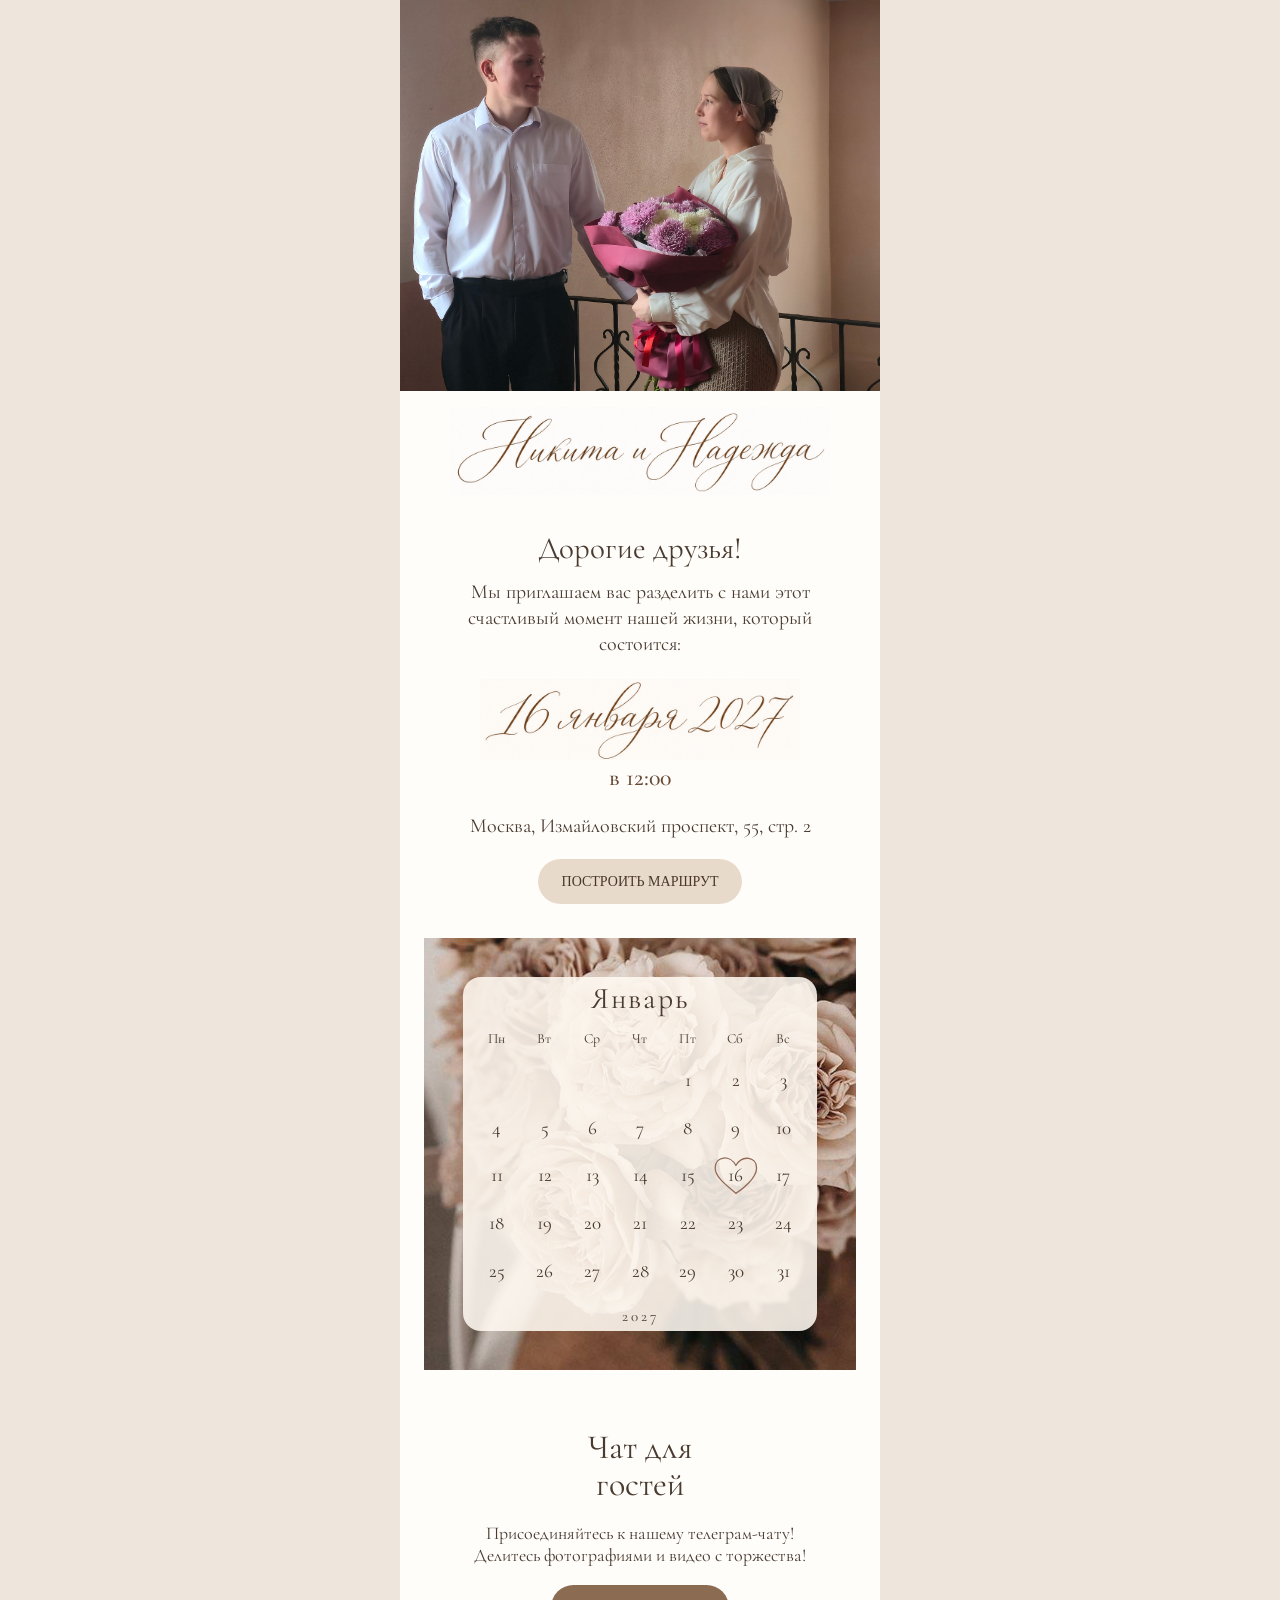
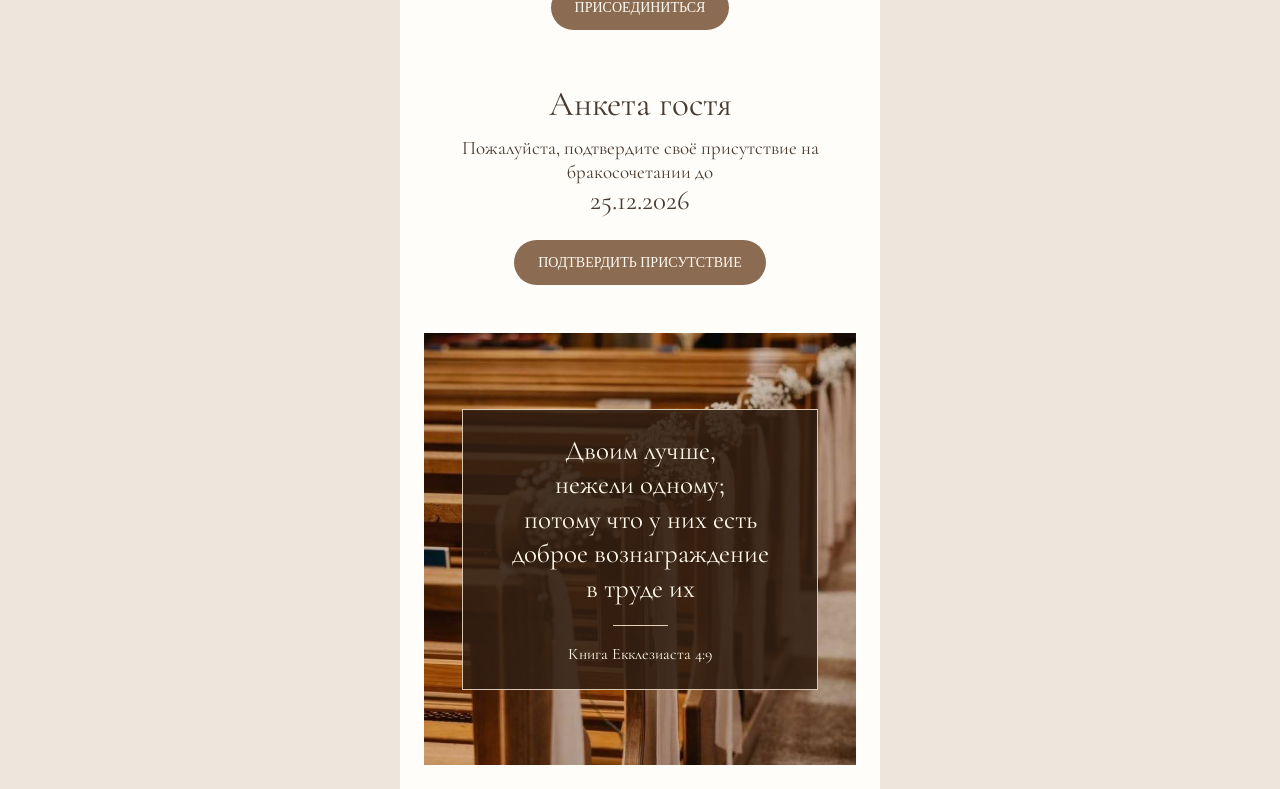
<file: index.html>
<!doctype html>
<html lang="ru"><link rel="icon" type="image/svg+xml" href="./favicon.svg?v=1"><meta property="og:type" content="website">
<meta property="og:locale" content="ru_RU">
<meta property="og:site_name" content="Наше свадебное приглашение">

<meta property="og:title"
      content="Никита и Надежда ♡ 16 января 2027">

<meta property="og:description"
      content="Дорогие друзья! Будем счастливы разделить этот день с вами. Москва · 12:00">

<meta property="og:url"
      content="https://tsar-zi.github.io/nikita-nadya/">

<meta property="og:image"
      content="https://tsar-zi.github.io/nikita-nadya/assets/couple-full.jpg">

<meta property="og:image:alt"
      content="Никита и Надежда"><head><meta charset="utf-8"><meta name="viewport" content="width=device-width,initial-scale=1"><meta name="theme-color" content="#f5eadf"><meta name="description" content="Приглашение на бракосочетание Никиты и Надежды. 16 января 2027 года, Москва."><title>Никита и Надежда · 16.01.2027</title><link rel="stylesheet" href="style.css"></head>
<body><main>
<header class="hero"><div class="photo-frame hero-photo"><img src="assets/couple-full.jpg" alt="Никита и Надежда" width="1536" height="2048"></div><div class="names hero-names"><h1 class="artwork-title"><img class="calligraphy-art names-art" src="assets/names-calligraphy.svg" alt="Никита и Надежда" width="1004" height="235"></h1></div></header>
<section class="intro reveal"><h2 id="greeting">Дорогие друзья!</h2><p>Мы приглашаем вас разделить с нами этот счастливый момент нашей жизни, который состоится:</p><p class="date wedding-date"><img class="calligraphy-art date-art" src="assets/date-calligraphy.svg" alt="16 января 2027" width="850" height="215"><span>в 12:00</span></p><p class="address">Москва, Измайловский проспект, 55, стр. 2</p><a class="button outline" target="_blank" rel="noopener" href="https://yandex.ru/maps/?text=Москва%2C%20Измайловский%20проспект%2C%2055%2C%20стр.%202">Построить маршрут </a></section>
<section class="calendar-section reveal" aria-label="Январь 2027, свадьба 16 числа"><div class="calendar"><h2>Январь</h2><div class="week"><span>Пн</span><span>Вт</span><span>Ср</span><span>Чт</span><span>Пт</span><span>Сб</span><span>Вс</span></div><div id="days" class="days"></div><p class="year">2027</p></div></section>
<section class="chat reveal"><h2>Чат для<br>гостей</h2><p>Присоединяйтесь к нашему телеграм-чату!<br>Делитесь фотографиями и видео с торжества!</p><a class="button" href="https://t.me/+MTo1TxgeQJpiOGNi" target="_blank" rel="noopener">Присоединиться</a></section>
<section class="rsvp reveal" id="rsvp"><h2>Анкета гостя</h2><p>Пожалуйста, подтвердите своё присутствие на бракосочетании до<br><span class="date">25.12.2026</span></p><details class="rsvp-details"><summary class="button">Подтвердить присутствие</summary><div id="form-host"><form id="preview-form"><label>Ваше имя и фамилия<input name="name" autocomplete="name" placeholder="Например, Иван Иванов" maxlength="150" required></label><fieldset><legend>Вы сможете присутствовать на торжестве?</legend><label class="radio"><input type="radio" name="attend" value="Да, с радостью" required> Да, с радостью</label><label class="radio"><input type="radio" name="attend" value="К сожалению, не смогу"> К сожалению, не смогу</label></fieldset><div id="additional-guests" hidden><p>Дополнительные гости</p><p class="guest-hint">Если придёте не один, впишите каждого по имени и фамилии</p><div id="guest-list"></div><button type="button" id="add-guest" class="button outline">Добавить гостя</button></div><button class="button" type="submit">Отправить</button><p id="form-status" role="status" class="form-note">Приём ответов ещё не подключён.</p></form></div></details></section>
<footer class="verse-photo"><div class="verse-panel"><blockquote>Двоим лучше,<br>нежели одному;<br>потому что у них есть<br>доброе вознаграждение<br>в труде их</blockquote><p class="verse-source">Книга Екклезиаста 4:9</p></div></footer></main><script src="config.js"></script><script src="script.js"></script></body></html>
</file>
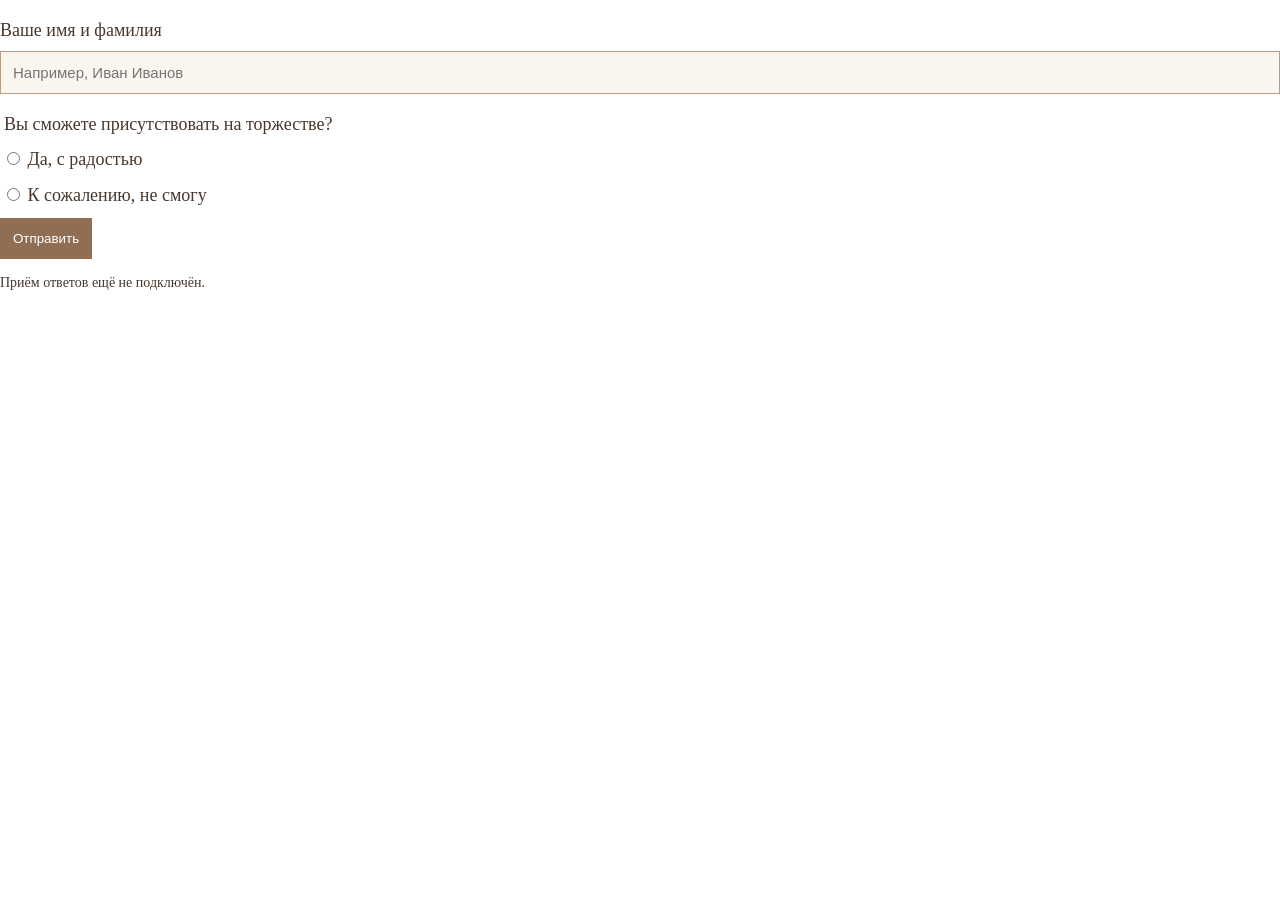
<file: google-apps-script/Form.html>
<!doctype html><html lang="ru"><head><base target="_top"><meta name="viewport" content="width=device-width,initial-scale=1"><style>body{margin:0;color:#49372c;font:18px/1.4 Georgia}label{display:block;margin:18px 0}input:not([type=radio]){box-sizing:border-box;width:100%;padding:12px;margin-top:8px;border:1px solid #b89c83;background:#faf5ef;font:15px Arial}fieldset{border:0;padding:0}fieldset label{margin:10px 0}button{padding:13px;border:0;background:#906e54;color:white;cursor:pointer}.guest-row{display:flex;gap:6px}.guest-row button{background:transparent;color:#49372c}.guest-hint,#form-status{font-size:14px}#additional-guests[hidden]{display:none}</style></head><body><form id="preview-form"><label>Ваше имя и фамилия<input name="name" autocomplete="name" placeholder="Например, Иван Иванов" maxlength="150" required></label><fieldset><legend>Вы сможете присутствовать на торжестве?</legend><label class="radio"><input type="radio" name="attend" value="Да, с радостью" required> Да, с радостью</label><label class="radio"><input type="radio" name="attend" value="К сожалению, не смогу"> К сожалению, не смогу</label></fieldset><div id="additional-guests" hidden><p>Дополнительные гости</p><p class="guest-hint">Если придёте не один, впишите каждого по имени и фамилии</p><div id="guest-list"></div><button type="button" id="add-guest" class="button outline">Добавить гостя</button></div><button class="button" type="submit">Отправить</button><p id="form-status" role="status" class="form-note">Приём ответов ещё не подключён.</p></form><script>const preview=document.querySelector('#preview-form');
if(preview){
 const group=preview.querySelector('#additional-guests'),list=preview.querySelector('#guest-list'),add=preview.querySelector('#add-guest');
 preview.addEventListener('change',()=>{group.hidden=preview.elements.attend.value!=='Да, с радостью';list.querySelectorAll('input').forEach(i=>i.disabled=group.hidden)});
 add.addEventListener('click',()=>{if(list.children.length>=12)return;const row=document.createElement('label');row.className='guest-row';const input=document.createElement('input');input.name='guests';input.placeholder='Имя и фамилия';input.maxLength=150;input.required=true;input.setAttribute('aria-label','Имя и фамилия дополнительного гостя');const remove=document.createElement('button');remove.type='button';remove.textContent='Удалить';remove.addEventListener('click',()=>{row.remove();add.disabled=false});row.append(input,remove);list.append(row);add.disabled=list.children.length>=12;input.focus()});
}

preview.addEventListener('submit',e=>{e.preventDefault();const button=preview.querySelector('button[type=submit]'),status=document.querySelector('#form-status');button.disabled=true;status.textContent='Сохраняем ответ…';const fd=new FormData(preview);google.script.run.withSuccessHandler(()=>{status.textContent='Спасибо! Ваш ответ получен.';button.disabled=false;window.top.postMessage({type:'wedding-rsvp-saved'},'https://tsar-zi.github.io')}).withFailureHandler(()=>{status.textContent='Не удалось подтвердить сохранение. Попробуйте ещё раз или свяжитесь с молодожёнами.';button.disabled=false}).submitRsvp({name:fd.get('name'),attend:fd.get('attend'),guests:fd.getAll('guests')})});</script></body></html>
</file>
<file: style.css>
@import url('https://fonts.googleapis.com/css2?family=Cormorant+Garamond:wght@400;500;600&family=Marck+Script&display=swap');
:root{--paper:#fffdfa;--ink:#493b30;--muted:#a18872;--coffee:#a68a70}*{box-sizing:border-box}body{margin:0;background:#eee5dc;color:var(--ink);font:20px/1.26 'Cormorant Garamond',Georgia,serif}main{width:100%;max-width:480px;margin:auto;background:var(--paper);overflow:hidden}h1,h2,p{margin:0}h2{font-size:35px;font-weight:400;line-height:1.08;margin:0 0 18px}.hero{padding:0}.hero img{display:block;width:100%;height:auto;aspect-ratio:1.27;object-fit:cover;object-position:50% 54%}.names{padding:19px 8px 0;text-align:center}.names h1{font:40px/1.25 'Marck Script',cursive;white-space:nowrap;font-weight:400}section{position:relative;padding:34px 43px;text-align:center}.intro{padding:36px 52px 26px}.intro h2{font-size:31px;margin-bottom:14px}.intro p{font-size:20px;line-height:1.3}.intro .date,.date{font-size:27px;line-height:1.25}.intro:after,.chat:after{content:'';position:absolute;width:1px;height:110px;background:#806e5f;right:16px;top:20px}.calendar-section{padding:6px 36px 42px}.calendar-section:after{content:'';position:absolute;width:1px;height:110px;background:#806e5f;left:20px;bottom:0}.calendar{position:relative;padding:53px 27px 36px;background:linear-gradient(#59402c42,#59402c65),url('assets/couple.png') center 42%/cover}.calendar:before{content:'';position:absolute;inset:47px 26px 29px;border-radius:20px;background:#fff9efcc;backdrop-filter:blur(3px)}.calendar>*{position:relative}.calendar h2{font-size:23px;letter-spacing:.07em;margin:3px 0 22px}.week,.days{display:grid;grid-template-columns:repeat(7,1fr);gap:5px;margin:0 12px}.week{font-size:12px;letter-spacing:.05em;margin-bottom:10px}.days span{display:grid;place-items:center;aspect-ratio:1;font-size:15px;position:relative}.days .selected:after{content:'♡';position:absolute;font:49px/1 Georgia;color:#9b675c;top:-9px;left:-8px;transform:rotate(-18deg)}.year{font-size:12px;letter-spacing:.2em;margin-top:17px}.location{padding:24px 40px 33px}.location p{font-size:24px;line-height:1.25;margin-bottom:20px}.button{display:inline-block;max-width:100%;border:0;border-radius:30px;background:var(--coffee);color:#fffdfa;padding:13px 24px;text-transform:uppercase;text-decoration:none;font:12px/1.4 Georgia,serif;cursor:pointer}.button:hover{background:#8e7158}.outline{background:#ece1d5;color:var(--ink);font-size:13px}.button:focus-visible,input:focus-visible,textarea:focus-visible{outline:2px solid #7c5a3d;outline-offset:3px}.program{padding:28px 36px 39px}.program h2{font-weight:500}.timeline{text-align:left;border-left:1px solid #d4c5b7;margin:25px 0 0 19px;padding:0 0 20px 24px;position:relative}.timeline:before{content:'';position:absolute;width:10px;height:10px;border:1px solid #b09b86;border-radius:50%;background:var(--paper);left:-6px;top:9px}.timeline span{font-size:31px}.timeline p{font-size:24px;margin-top:5px}.chat{padding:30px 45px}.chat p{font-size:18px;line-height:1.25;margin:0 0 18px}.chat h2{font-size:34px}.chat:after{height:90px;top:85px}.rsvp{padding:26px 39px 20px}.rsvp>p{font-size:19px}.rsvp h2{margin-bottom:12px}.rsvp .date{font-size:27px}form{text-align:left;margin-top:22px;font-size:17px}label{display:block;margin:18px 0}input:not([type=radio]),textarea{box-sizing:border-box;display:block;width:100%;margin-top:7px;border:1px solid #978574;background:transparent;border-radius:3px;padding:12px;color:var(--ink);font:12px/1.5 Arial,sans-serif}textarea{resize:vertical}fieldset{border:0;padding:0;margin:18px 0}.radio{display:flex;align-items:center;gap:7px;margin:8px 0}input[type=radio]{accent-color:var(--coffee);width:18px;height:18px;margin:0}form button{display:block;margin:20px auto 0;border-radius:3px;min-width:160px}.form-note{font-size:13px;line-height:1.4;text-align:center;color:#85715f;margin-top:13px}iframe{width:100%;height:690px;border:0}footer{text-align:center;padding:36px 18px 30px;font-size:24px}.signature{font:33px 'Marck Script',cursive;margin:22px 0 0}.reveal{transition:opacity .7s,transform .7s}.js-motion .reveal:not(.visible){opacity:0;transform:translateY(15px)}@media(max-width:370px){.names h1{font-size:34px}section{padding-left:32px;padding-right:32px}.intro{padding-left:40px;padding-right:40px}.calendar-section{padding-left:30px;padding-right:30px}.calendar{padding-left:18px;padding-right:18px}.calendar:before{left:17px;right:17px}.week,.days{margin-left:8px;margin-right:8px}}@media(prefers-reduced-motion:reduce){.reveal{transition:none!important;opacity:1!important;transform:none!important}}

/* Кадр исходника: x=0..1536, y=500..1750. Головы, руки и букет внутри. */
.hero .photo-frame{width:100%;aspect-ratio:1536/1250;overflow:hidden;position:relative}
.hero .photo-frame img{display:block;width:100%;height:auto;aspect-ratio:auto;object-fit:initial;object-position:initial;transform:translateY(-24.4140625%)}

.rsvp-details{margin-top:22px}.rsvp-details>summary{list-style:none;display:inline-block}.rsvp-details>summary::-webkit-details-marker{display:none}.rsvp-details[open]>summary{margin-bottom:3px}.rsvp-details>summary:focus-visible{outline:2px solid #7c5a3d;outline-offset:4px}

.intro:after{display:none}.intro .address{margin:15px 0 20px}.intro .date{margin-top:12px}.guest-hint{font-size:14px;margin-top:6px}.guest-row{display:flex;gap:8px;align-items:center}.guest-row input{min-width:0}.guest-row button{min-width:0;width:auto;margin:0;padding:9px;background:transparent;border:0;color:var(--ink);text-decoration:underline;cursor:pointer}#additional-guests[hidden]{display:none}blockquote{font-size:25px;line-height:1.35;margin:0 12px 14px}.verse-source{font-size:17px}.names h1{font-size:37px}@media(max-width:370px){.names h1{font-size:31px}}

/* Одобренные квадратные блоки: календарь и стих. */
.calendar-section{padding:8px 24px 30px}
.calendar-section:after,.chat:after{display:none}
.calendar{aspect-ratio:1;padding:9%;display:flex;flex-direction:column;justify-content:center;background-image:url('assets/roses.png');background-size:150% auto;background-position:65% 70%;border-radius:0;isolation:isolate}
.calendar:before{inset:9%;border-radius:18px;background:rgba(255,250,242,.88);backdrop-filter:none;z-index:-1}
.calendar h2{font-size:clamp(23px,6vw,30px);margin:0 0 15px}
.calendar .week{font-size:14px;margin-bottom:10px}
.calendar .week,.calendar .days{gap:4px;margin-left:12px;margin-right:12px}
.calendar .days span{font-size:19px;aspect-ratio:1;height:auto}
.calendar .year{margin-top:14px;font-size:15px}
.days .selected:after{content:'';inset:-3px -2px;transform:none;background:center/contain no-repeat url("data:image/svg+xml,%3Csvg xmlns='http://www.w3.org/2000/svg' viewBox='0 0 60 54'%3E%3Cpath d='M30 49C23 42 4 30 4 17C4 2 23 0 30 14C38 0 56 3 56 17C56 30 38 44 30 49Z' fill='none' stroke='%23946a57' stroke-width='1.6'/%3E%3C/svg%3E");position:absolute;pointer-events:none}
.button{font-size:14px;min-height:44px;line-height:1.4;background:#8b6b51;color:#fffaf2}
.outline{background:#e8dacb;color:#49372c;font-size:14px}
footer.verse-photo{aspect-ratio:1;padding:8%;margin:28px 24px 24px;background:url('assets/church.png') center 48%/cover;display:flex;align-items:center;justify-content:center}
.verse-panel{width:100%;padding:24px 14px;color:#fff8eb;background:rgba(49,30,18,.87);border:1px solid rgba(255,242,219,.8)}
.verse-panel blockquote{font-size:clamp(21px,5.6vw,27px);line-height:1.28;margin:0}
.verse-panel .verse-source{font-size:16px;line-height:1.4;margin-top:18px}
.verse-panel .verse-source:before{content:'';display:block;width:55px;height:1px;background:#e6d1b7;margin:0 auto 17px}
@media(max-width:370px){.calendar-section{padding-left:16px;padding-right:16px}.calendar h2{margin-bottom:10px}.calendar .week{font-size:12px;margin-bottom:6px}.calendar .days span{font-size:16px}.calendar .year{margin-top:9px}.calendar .week,.calendar .days{margin-left:8px;margin-right:8px}footer.verse-photo{margin-left:16px;margin-right:16px;padding:6%}.verse-panel{padding:20px 10px}.verse-panel blockquote{font-size:21px}.verse-panel .verse-source{font-size:14px}}

/* Однократная мягкая анимация приглашения. Без JS всё сразу видно. */
.days .selected:after{display:none}
.date-heart{position:absolute;inset:-3px -2px;width:calc(100% + 4px);height:calc(100% + 6px);overflow:visible;pointer-events:none}
.date-heart path{fill:none;stroke:#946a57;stroke-width:1.6;stroke-linecap:round;stroke-linejoin:round}
.motion-ready .reveal,.motion-ready .verse-photo{transition:opacity .85s ease,transform .85s cubic-bezier(.2,.65,.3,1)}
.motion-ready .reveal:not(.visible),.motion-ready .verse-photo:not(.visible){opacity:0;transform:translateY(18px)}
.motion-ready .calendar-section .date-heart path{stroke-dasharray:1;stroke-dashoffset:1}
.motion-ready .calendar-section.visible .date-heart path{animation:draw-heart 1.5s ease .65s forwards}
.hero-motion .hero-photo{animation:photo-appear 1.05s ease both}
.hero-motion .hero-names{animation:names-appear 1s ease .4s both}
.motion-ready .verse-photo .verse-panel{opacity:0;transform:translateY(9px);transition:opacity 1.2s ease .3s,transform 1.2s ease .3s}
.motion-ready .verse-photo.visible .verse-panel{opacity:1;transform:none}
/* Имена */
.hero .names-art {
  display: block;
  width: 90% !important;
  max-width: 380px !important;
  height: auto !important;
  margin: 0 auto;
  object-fit: contain !important;
}

/* Дата */
.intro .date-art {
  display: block;
  width: 90% !important;
  max-width: 320px !important;
  height: auto !important;
  margin: 0 auto;
  object-fit: contain !important;
}
@keyframes draw-heart{to{stroke-dashoffset:0}}
@keyframes photo-appear{from{opacity:0}to{opacity:1}}
@keyframes names-appear{from{opacity:0;transform:translateY(9px)}to{opacity:1;transform:none}}
@media(prefers-reduced-motion:reduce){.hero-photo,.hero-names,.reveal,.verse-photo,.verse-panel,.date-heart path{animation:none!important;transition:none!important;opacity:1!important;transform:none!important}.date-heart path{stroke-dashoffset:0!important}}

/* Надписи из одобренного макета: начертание сохранено точно. */
.names .artwork-title{margin:0;line-height:1}
.hero .names-art{display:block;width:100%;height:auto;aspect-ratio:auto;object-fit:contain;transform:none;mix-blend-mode:multiply}
.hero .names{padding:16px 12px 0}
.intro .wedding-date{display:block;margin:22px 0 20px;padding:0;border:0;border-radius:0;background:none;line-height:1.2}
.calligraphy-art{max-width:100%;height:auto;mix-blend-mode:multiply}
.intro .date-art{display:block;width:100%;height:auto;margin:0 auto;aspect-ratio:auto}
.intro .wedding-date span{display:block;margin-top:4px;font-family:'Cormorant Garamond',Georgia,serif;font-size:24px;font-weight:500;color:#674a34}
</file>
